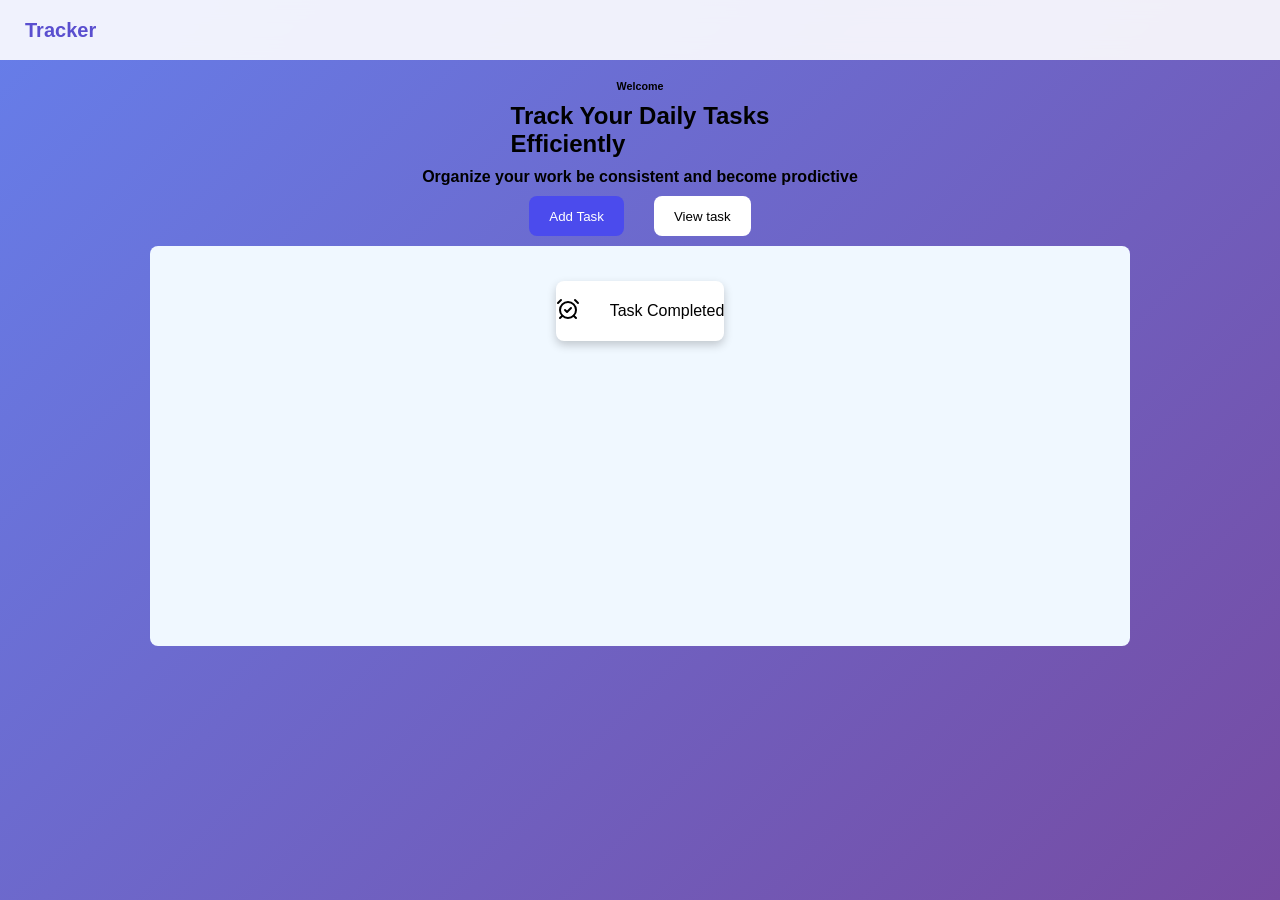
<file: index.html>
<!doctype html>
<html lang="en">
  <head>
    <meta charset="UTF-8" />
    <meta name="viewport" content="width=device-width, initial-scale=1.0" />
    <title>Document</title>
    <link rel="stylesheet" href="login.css" />
  </head>
  <body class="front">
    <header class="head">
      <div class="topic" onclick="window.location.href='login.html'" style="cursor:pointer;">Tracker</div>

      <nav id="profile"></nav>
    </header>
    <section class="hero">
      <h6 class="welcome-text"></h6>
      <h1>
        Track Your Daily Tasks <br />
        Efficiently
      </h1>
      <h4>Organize your work be consistent and become prodictive</h4>
      <div class="buttons">
        <button class="add" id="add_btn">Add Task</button
        ><button class="view" id="view-btn">View task</button>
      </div>
      <div class="tasks">
        <div class="info">
          
          <a href="COMPLETE.HTML" class="task-cmp"><div class="about2">
            <div><img src="icon2.svg" alt="" /></div>
            <div class="txt">Task Completed</div>
          </div></a>
          
        </div>
        <div id="formBox" style="display: none; margin: 10px 0">
          <input type="text" id="tipTitle" placeholder="Enter tip title" />
          <br /><br />
          <textarea id="tipDesc" placeholder="Enter tip description"></textarea>
          <br /><br />
          <button id="saveTipBtn">Save Task</button>
        </div>
      </div>
    </section>
  </body>
</html>
 <script>
      let userData = JSON.parse(localStorage.getItem("currentUser"));
      let user = userData ? userData.username : null;

      let welcome = document.querySelector(".welcome-text");
      welcome.innerHTML = user ? `Welcome <b>${user}</b>` : "Welcome";

      if (user) {
        let nav = document.getElementById("profile");
        let pfp = document.createElement("h3");
        pfp.innerText = user;
        nav.appendChild(pfp);
      }

      let taskKey = user + "_tasks";
      let completedKey = user + "_completed";

      function renderTasks() {
        document.querySelectorAll(".card").forEach(c => c.remove());
        let tasks = JSON.parse(localStorage.getItem(taskKey)) || [];
        tasks.forEach((task, index) => createTaskCard(task, index));
      }

      function createTaskCard(task, index) {
        let card = document.createElement("div");
        card.className = "card";
        card.innerHTML = `
          <div class="tip-title">${task.title}</div>
          <div class="tip-desc">${task.desc}</div>
          <div class="task-actions" style="display:none;">
            <button class="edit-btn">Edit</button>
            <button class="delete-btn">Delete</button>
            <button class="cancel-btn">Cancel</button>
            <button class="complete-btn">Completed</button>
          </div>
        `;

        card.addEventListener("click", function () {
          card.querySelector(".task-actions").style.display = "block";
        });

        card.querySelector(".cancel-btn").addEventListener("click", function (e) {
          e.stopPropagation();
          card.querySelector(".task-actions").style.display = "none";
        });

        card.querySelector(".delete-btn").addEventListener("click", function (e) {
          e.stopPropagation();
          let tasks = JSON.parse(localStorage.getItem(taskKey)) || [];
          tasks.splice(index, 1);
          localStorage.setItem(taskKey, JSON.stringify(tasks));
          renderTasks();
        });

        card.querySelector(".complete-btn").addEventListener("click", function (e) {
          e.stopPropagation();
          let tasks = JSON.parse(localStorage.getItem(taskKey)) || [];
          let completed = JSON.parse(localStorage.getItem(completedKey)) || [];
          completed.push(tasks[index]);
          tasks.splice(index, 1);
          localStorage.setItem(taskKey, JSON.stringify(tasks));
          localStorage.setItem(completedKey, JSON.stringify(completed));
          renderTasks();
        });

        document.querySelector(".tasks").appendChild(card);
      }

      renderTasks();

      document.getElementById("add_btn").addEventListener("click", function () {
        document.getElementById("formBox").style.display = "block";
      });

      document.getElementById("saveTipBtn").addEventListener("click", function () {
        let title = document.getElementById("tipTitle").value.trim();
        let desc = document.getElementById("tipDesc").value.trim();
        if (title === "" || desc === "") { alert("Please fill all fields"); return; }
        let tasks = JSON.parse(localStorage.getItem(taskKey)) || [];
        tasks.push({ title, desc });
        localStorage.setItem(taskKey, JSON.stringify(tasks));
        document.getElementById("tipTitle").value = "";
        document.getElementById("tipDesc").value = "";
        document.getElementById("formBox").style.display = "none";
        renderTasks();
      });
    </script>
</file>
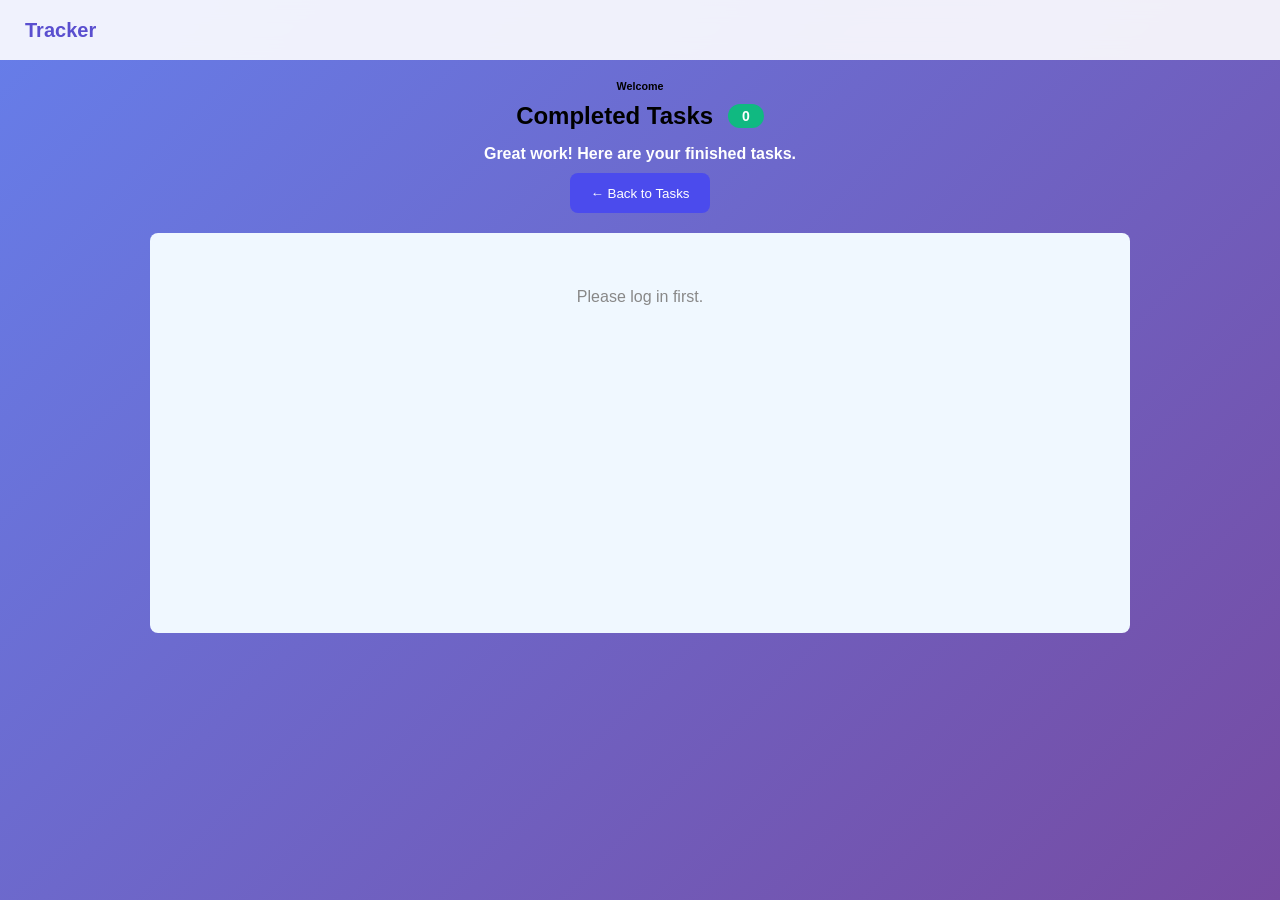
<file: COMPLETE.HTML>
<!doctype html>
<html lang="en">
  <head>
    <meta charset="UTF-8" />
    <meta name="viewport" content="width=device-width, initial-scale=1.0" />
    <title>Completed Tasks</title>
    <link rel="stylesheet" href="login.css" />

  </head>
  <body class="front">
    <header class="head">
      <div class="topic" onclick="window.location.href='login.html'" style="cursor:pointer;">Tracker</div>
      <nav id="profile"></nav>
    </header>
    <section class="hero">
      <h6 class="welcome-text"></h6>
      <div class="page-header">
        <h1 style="margin:0;">Completed Tasks</h1>
        <span class="completed-count" id="count">0</span>
      </div>
      <h4 style="color:white; margin:0;">Great work! Here are your finished tasks.</h4>
      <button class="back-btn" onclick="window.location.href='index.html'">← Back to Tasks</button>
      <div class="tasks" id="taskContainer"></div>
    </section>

    <script>
      let userData = JSON.parse(localStorage.getItem("currentUser"));
      let user = userData ? userData.username : null;

      let welcome = document.querySelector(".welcome-text");
      welcome.innerHTML = user ? `Welcome <b>${user}</b>` : "Welcome";

      if (user) {
        let nav = document.getElementById("profile");
        let pfp = document.createElement("h3");
        pfp.innerText = user;
        nav.appendChild(pfp);
      }

      if (!user) {
        document.getElementById("taskContainer").innerHTML = "<p class='empty-msg'>Please log in first.</p>";
      } else {
        let completedKey = user + "_completed";

        function renderCompleted() {
          let completedTasks = JSON.parse(localStorage.getItem(completedKey)) || [];
          let container = document.getElementById("taskContainer");
          container.innerHTML = "";

          document.getElementById("count").innerText = completedTasks.length;

          if (completedTasks.length === 0) {
            container.innerHTML = "<p class='empty-msg'>No completed tasks yet. Go crush some tasks! 💪</p>";
            return;
          }

          completedTasks.forEach((task, index) => {
            let card = document.createElement("div");
            card.className = "completed-card";
            card.innerHTML = `
              <div class="card-left">
                <div class="check-icon">✓</div>
                <div>
                  <div class="tip-title">${task.title}</div>
                  <div class="tip-desc">${task.desc}</div>
                </div>
              </div>
              <button class="delete-btn">Delete</button>
            `;
            card.querySelector(".delete-btn").addEventListener("click", () => {
              let tasks = JSON.parse(localStorage.getItem(completedKey)) || [];
              tasks.splice(index, 1);
              localStorage.setItem(completedKey, JSON.stringify(tasks));
              renderCompleted();
            });
            container.appendChild(card);
          });
        }

        renderCompleted();
      }
    </script>
  </body>
</html>
</file>
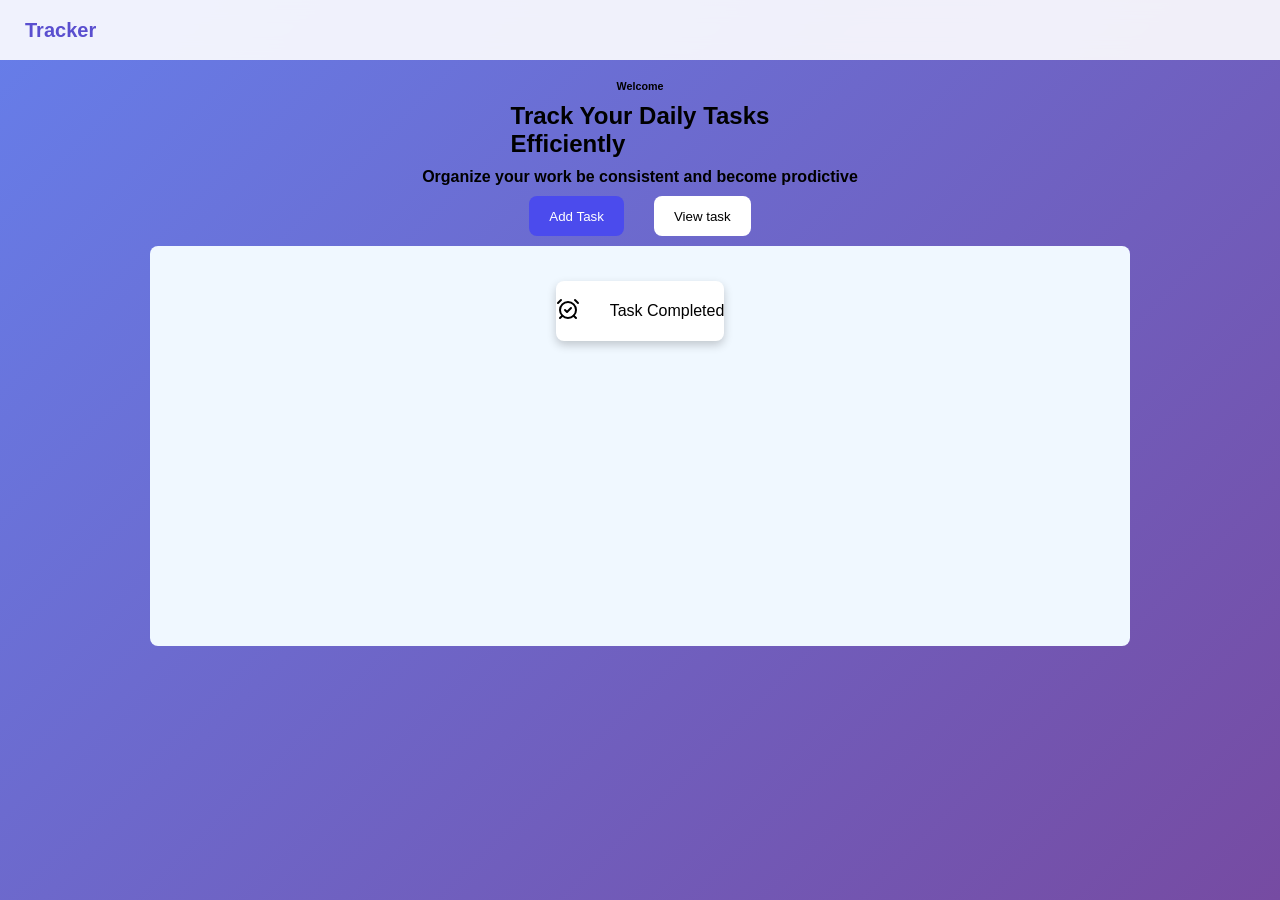
<file: home.html>
<!doctype html>
<html lang="en">
  <head>
    <meta charset="UTF-8" />
    <meta name="viewport" content="width=device-width, initial-scale=1.0" />
    <title>Document</title>
    <link rel="stylesheet" href="login.css" />
  </head>
  <body class="front">
    <header class="head">
      <div class="topic">Tracker</div>

      <nav id="profile"></nav>
    </header>
    <section class="hero">
      <h6 class="welcome-text"></h6>
      <h1>
        Track Your Daily Tasks <br />
        Efficiently
      </h1>
      <h4>Organize your work be consistent and become prodictive</h4>
      <div class="buttons">
        <button class="add" id="add_btn">Add Task</button
        ><button class="view" id="view-btn">View task</button>
      </div>
      <div class="tasks">
        <div class="info">
          
          <a href="COMPLETE.HTML" class="task-cmp"><div class="about2">
            <div><img src="icon2.svg" alt="" /></div>
            <div class="txt">Task Completed</div>
          </div></a>
          
        </div>
        <div id="formBox" style="display: none; margin: 10px 0">
          <input type="text" id="tipTitle" placeholder="Enter tip title" />
          <br /><br />
          <textarea id="tipDesc" placeholder="Enter tip description"></textarea>
          <br /><br />
          <button id="saveTipBtn">Save Task</button>
        </div>
      </div>
    </section>
  </body>
</html>
 <script>
      let userData = JSON.parse(localStorage.getItem("currentUser"));
      let user = userData ? userData.username : null;

      let welcome = document.querySelector(".welcome-text");
      welcome.innerHTML = user ? `Welcome <b>${user}</b>` : "Welcome";

      if (user) {
        let nav = document.getElementById("profile");
        let pfp = document.createElement("h3");
        pfp.innerText = user;
        nav.appendChild(pfp);
      }

      let taskKey = user + "_tasks";
      let completedKey = user + "_completed";

      function renderTasks() {
        document.querySelectorAll(".card").forEach(c => c.remove());
        let tasks = JSON.parse(localStorage.getItem(taskKey)) || [];
        tasks.forEach((task, index) => createTaskCard(task, index));
      }

      function createTaskCard(task, index) {
        let card = document.createElement("div");
        card.className = "card";
        card.innerHTML = `
          <div class="tip-title">${task.title}</div>
          <div class="tip-desc">${task.desc}</div>
          <div class="task-actions" style="display:none;">
            <button class="edit-btn">Edit</button>
            <button class="delete-btn">Delete</button>
            <button class="cancel-btn">Cancel</button>
            <button class="complete-btn">Completed</button>
          </div>
        `;

        card.addEventListener("click", function () {
          card.querySelector(".task-actions").style.display = "block";
        });

        card.querySelector(".cancel-btn").addEventListener("click", function (e) {
          e.stopPropagation();
          card.querySelector(".task-actions").style.display = "none";
        });

        card.querySelector(".delete-btn").addEventListener("click", function (e) {
          e.stopPropagation();
          let tasks = JSON.parse(localStorage.getItem(taskKey)) || [];
          tasks.splice(index, 1);
          localStorage.setItem(taskKey, JSON.stringify(tasks));
          renderTasks();
        });

        card.querySelector(".complete-btn").addEventListener("click", function (e) {
          e.stopPropagation();
          let tasks = JSON.parse(localStorage.getItem(taskKey)) || [];
          let completed = JSON.parse(localStorage.getItem(completedKey)) || [];
          completed.push(tasks[index]);
          tasks.splice(index, 1);
          localStorage.setItem(taskKey, JSON.stringify(tasks));
          localStorage.setItem(completedKey, JSON.stringify(completed));
          renderTasks();
        });

        document.querySelector(".tasks").appendChild(card);
      }

      renderTasks();

      document.getElementById("add_btn").addEventListener("click", function () {
        document.getElementById("formBox").style.display = "block";
      });

      document.getElementById("saveTipBtn").addEventListener("click", function () {
        let title = document.getElementById("tipTitle").value.trim();
        let desc = document.getElementById("tipDesc").value.trim();
        if (title === "" || desc === "") { alert("Please fill all fields"); return; }
        let tasks = JSON.parse(localStorage.getItem(taskKey)) || [];
        tasks.push({ title, desc });
        localStorage.setItem(taskKey, JSON.stringify(tasks));
        document.getElementById("tipTitle").value = "";
        document.getElementById("tipDesc").value = "";
        document.getElementById("formBox").style.display = "none";
        renderTasks();
      });
    </script>
</file>
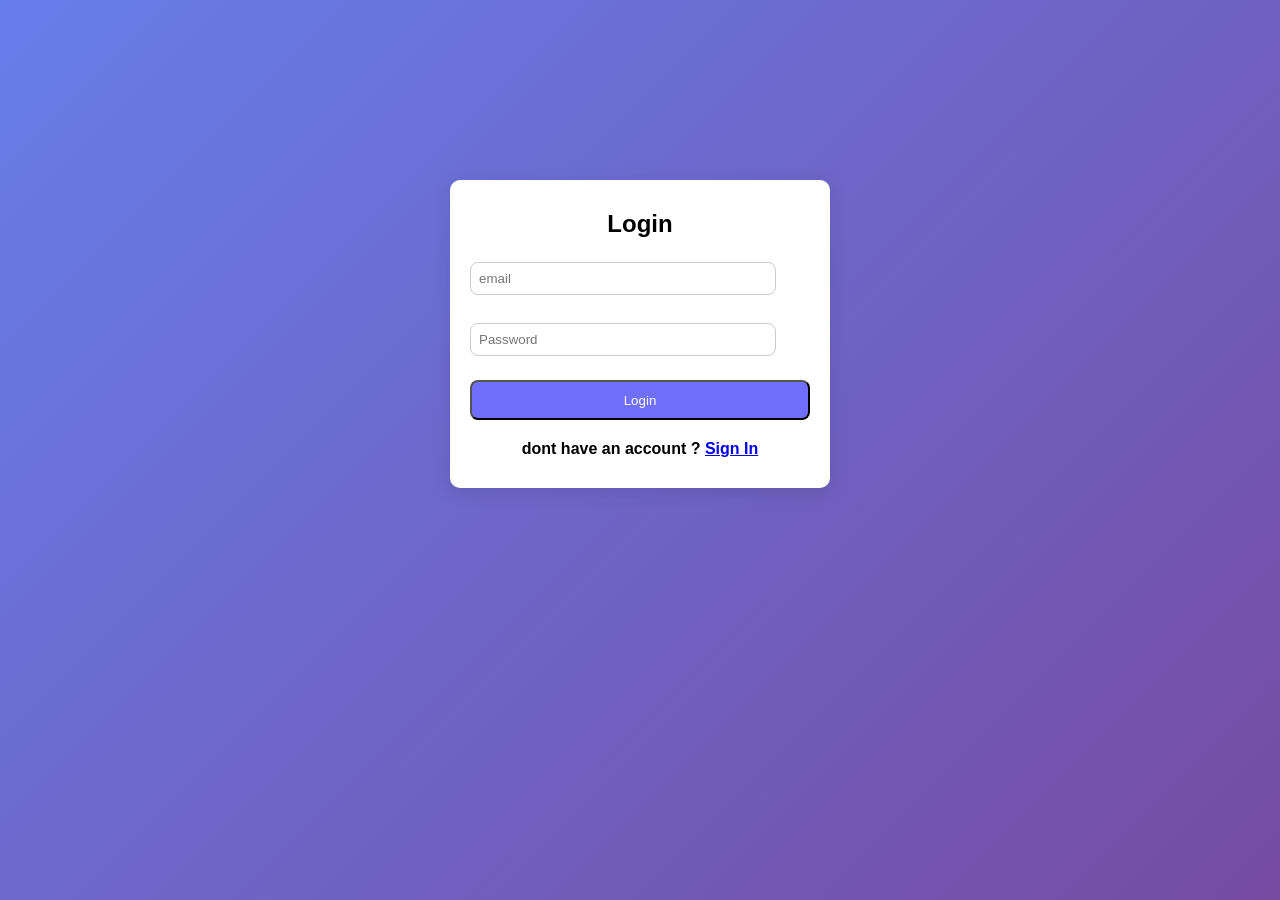
<file: login.html>
<!doctype html>
<html lang="en">
<head>
<meta charset="UTF-8">
<meta name="viewport" content="width=device-width, initial-scale=1.0">
<title>Login</title>
<link rel="stylesheet" href="login.css">
</head>
<body class="front">
<div class="login-box">
<h2 class="login">Login</h2>
<input type="email" placeholder="email" id="loginEmail">
<input type="password" placeholder="Password" id="loginPassword">
<button class="btn" id="loginBtn">Login</button>
<h4>dont have an account ? <a href="sign.html">Sign In</a></h4>
</div>

<script>
let btn = document.getElementById("loginBtn");

btn.addEventListener("click", function() {
let email = document.getElementById("loginEmail").value;
let pass = document.getElementById("loginPassword").value;

let users = JSON.parse(localStorage.getItem("users")) || [];

let foundUser = users.find(user => user.email === email && user.password === pass);

if(foundUser){
localStorage.setItem("currentUser", JSON.stringify(foundUser));
window.location.href = "index.html";
}else{
alert("Email and password did not match");
}
});
</script>
</body>
</html>
</file>
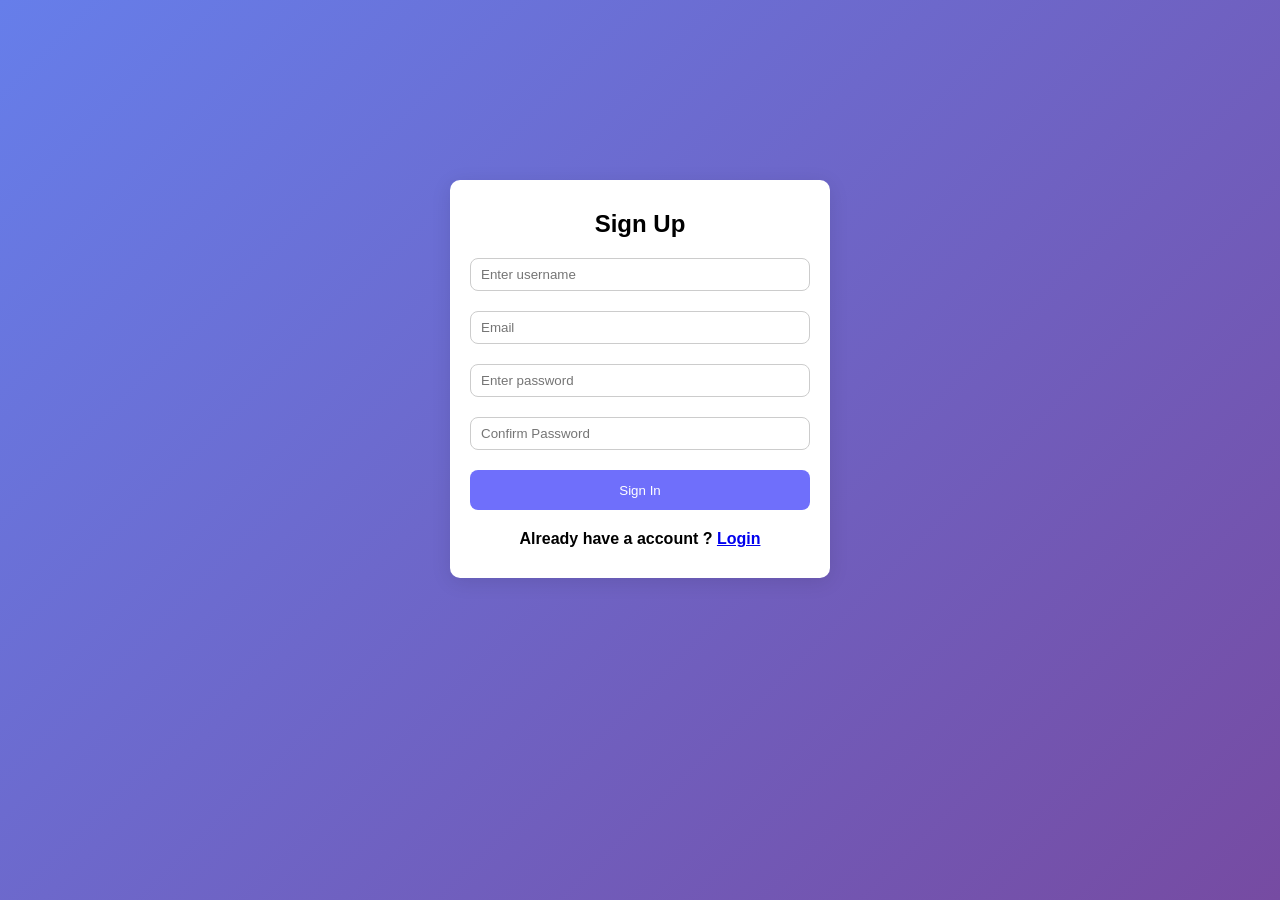
<file: sign.html>
<!doctype html>
<html lang="en">
<head>
<meta charset="UTF-8">
<meta name="viewport" content="width=device-width, initial-scale=1.0">
<title>Sign Up</title>
<link rel="stylesheet" href="login.css">
</head>
<body class="front">
<div class="sign-up">
<h2 class="sign-style">Sign Up</h2>
<input type="text" placeholder="Enter username" class="same" id="name">
<input type="email" placeholder="Email" class="same" id="email">
<input type="password" placeholder="Enter password" class="same" id="password">
<input type="password" placeholder="Confirm Password" class="same" id="confirm">
<button class="sign-btn" id="button">Sign In</button>
<h4>Already have a account ? <a href="login.html">Login</a></h4>
</div>

<script>
let btn = document.getElementById("button");

btn.addEventListener("click", function () {
let name = document.getElementById("name").value;
let email = document.getElementById("email").value;
let password = document.getElementById("password").value;
let confirm_pass = document.getElementById("confirm").value;

if (password !== confirm_pass) {
alert("Password incorrect");
return;
}

let users = JSON.parse(localStorage.getItem("users")) || [];

let newUser = {
username: name,
email: email,
password: password,
tasks: []
};

users.push(newUser);

localStorage.setItem("users", JSON.stringify(users));

window.location.href = "login.html";
});
</script>
</body>
</html>
</file>
<file: login.css>
* {
    margin: 0;
    padding: 0;
    box-sizing: border-box;
}

.front {
    min-height: 100vh;
    background: linear-gradient(135deg, #667eea, #764ba2);
    font-family: 'Segoe UI', Tahoma, Geneva, Verdana, sans-serif;
}

/* ── Header ── */
.head {
    background-color: rgba(255, 255, 255, 0.9);
    height: 60px;
    display: flex;
    align-items: center;
    justify-content: space-between;
    padding: 0 25px;
    backdrop-filter: blur(10px);
}

.topic {
    color: #5a4fcf;
    font-weight: bold;
    font-size: 20px;
}

#profile {
    display: flex;
    justify-content: flex-end;
    padding: 10px;
    font-weight: bold;
}

/* ── Hero ── */
.hero {
    display: flex;
    align-items: center;
    justify-content: center;
    flex-direction: column;
    gap: 10px;
    padding: 20px;
}

/* ── Buttons ── */
.buttons {
    display: flex;
    gap: 30px;
    flex-wrap: wrap;
    justify-content: center;
}

.add {
    color: white;
    background-color: rgb(75, 75, 237);
    border-radius: 8px;
    height: 40px;
    padding: 0 20px;
    cursor: pointer;
    border: none;
    transition: 0.2s;
}

.view {
    color: black;
    background-color: white;
    border-radius: 8px;
    height: 40px;
    padding: 0 20px;
    cursor: pointer;
    border: none;
    transition: 0.2s;
}

.view:hover { transform: scale(1.04); }
.add:hover  { transform: scale(1.04); }

/* ── Tasks Container ── */
.tasks {
    min-height: 400px;
    width: 90%;
    max-width: 980px;
    background-color: aliceblue;
    border-radius: 8px;
    display: flex;
    flex-direction: column;
    gap: 20px;
    padding: 15px;
}

.info {
    display: flex;
    justify-content: center;
    flex-wrap: wrap;
    gap: 10px;
}

/* ── Task Card ── */
.card {
    width: 100%;
    min-height: 80px;
    background: linear-gradient(135deg, #4facfe, #00f2fe);
    border-radius: 8px;
    padding: 12px 15px;
}

.task-actions {
    margin-top: 10px;
    display: flex;
    gap: 10px;
    flex-wrap: wrap;
}

.task-actions button {
    padding: 5px 10px;
    border-radius: 6px;
    border: none;
    cursor: pointer;
}

/* ── About Cards ── */
.about1, .about2, .about3 {
    display: flex;
    align-items: center;
    justify-content: center;
    gap: 30px;
    margin-top: 20px;
    background-color: white;
    box-shadow: 0px 4px 10px 0px rgba(0, 0, 0, 0.2);
    height: 60px;
    width: 100%;
    max-width: 300px;
    border-radius: 8px;
}

.task-cmp {
    text-decoration: none;
    color: black;
}

/* ── Form ── */
#saveTipBtn {
    color: white;
    background-color: rgb(75, 75, 237);
    border-radius: 8px;
    height: 40px;
    padding: 0 20px;
    cursor: pointer;
    border: none;
}

#tipTitle, #tipDesc {
    width: 100%;
    padding: 8px;
    border-radius: 8px;
    border: 1px solid #ccc;
}

/* ── Login Box ── */
.login-box {
    position: absolute;
    top: 20%;
    left: 50%;
    width: 90%;
    max-width: 380px;
    gap: 20px;
    display: flex;
    flex-direction: column;
    transform: translate(-50%, -200px);
    background: white;
    padding: 30px 20px;
    border-radius: 10px;
    text-align: center;
    animation: slideDown 0.8s ease forwards;
    box-shadow: 0 4px 20px rgba(0,0,0,0.1);
}

.login-box input {
    width: 90%;
    padding: 8px;
    margin: 4px 0;
    border-radius: 8px;
    border: 1px solid #ccc;
}

.login-box button {
    padding: 8px 15px;
    cursor: pointer;
}

.login {
    font-family: 'Lucida Sans', Geneva, Verdana, sans-serif;
}

.btn {
    border-radius: 8px;
    background-color: rgb(111, 111, 251);
    color: white;
    transition: 0.3s;
    height: 40px;
}

.btn:hover { transform: scale(1.05); }

/* ── Sign Up ── */
.sign-up {
    position: absolute;
    top: 20%;
    left: 50%;
    width: 90%;
    max-width: 380px;
    gap: 20px;
    display: flex;
    flex-direction: column;
    transform: translate(-50%, -200px);
    background: white;
    padding: 30px 20px;
    border-radius: 10px;
    text-align: center;
    animation: slideDown 0.8s ease forwards;
    box-shadow: 0 4px 20px rgba(0,0,0,0.1);
}

.sign-btn {
    border-radius: 8px;
    background-color: rgb(111, 111, 251);
    height: 40px;
    color: white;
    transition: 0.3s;
    cursor: pointer;
    border: none;
}

.sign-btn:hover { transform: scale(1.05); }

.same {
    padding: 8px 10px;
    width: 100%;
    border-radius: 8px;
    border: 1px solid #ccc;
}

/* ── Completed Page ── */
.completed-card {
    width: 100%;
    background: linear-gradient(135deg, #10b981, #059669);
    border-radius: 10px;
    padding: 15px 20px;
    display: flex;
    align-items: center;
    justify-content: space-between;
    box-shadow: 0 4px 12px rgba(0,0,0,0.15);
    flex-wrap: wrap;
    gap: 10px;
}

.completed-card .card-left {
    display: flex;
    align-items: center;
    gap: 15px;
}

.check-icon {
    background: white;
    color: #10b981;
    border-radius: 50%;
    width: 35px;
    height: 35px;
    display: flex;
    align-items: center;
    justify-content: center;
    font-size: 18px;
    font-weight: bold;
    flex-shrink: 0;
}

.completed-card .tip-title {
    color: white;
    font-weight: bold;
    font-size: 16px;
}

.completed-card .tip-desc {
    color: rgba(255,255,255,0.85);
    font-size: 13px;
    margin-top: 3px;
}

.completed-card .delete-btn {
    background: rgba(255,255,255,0.2);
    color: white;
    border: 1px solid rgba(255,255,255,0.4);
    padding: 6px 14px;
    border-radius: 6px;
    cursor: pointer;
    font-size: 13px;
    transition: 0.2s;
    flex-shrink: 0;
}

.completed-card .delete-btn:hover {
    background: rgba(255,255,255,0.35);
    transform: translateY(-1px);
}

.empty-msg {
    text-align: center;
    color: #888;
    margin-top: 40px;
    font-size: 16px;
}

.back-btn {
    color: white;
    background-color: rgb(75, 75, 237);
    border-radius: 8px;
    height: 40px;
    padding: 0 20px;
    cursor: pointer;
    border: none;
    transition: 0.2s;
    margin-bottom: 10px;
}

.back-btn:hover { transform: scale(1.04); }

.completed-count {
    background: #10b981;
    color: white;
    border-radius: 20px;
    padding: 4px 14px;
    font-size: 14px;
    font-weight: bold;
}

.page-header {
    display: flex;
    align-items: center;
    gap: 15px;
    margin-bottom: 5px;
    flex-wrap: wrap;
    justify-content: center;
}

/* ── Button colors ── */
.edit-btn     { background: #f59e0b; color: white; }
.edit-btn:hover   { background: #d97706; transform: translateY(-1px); }
.delete-btn   { background: #ef4444; color: white; }
.delete-btn:hover { background: #dc2626; transform: translateY(-1px); }
.cancel-btn   { background: #6b7280; color: white; }
.cancel-btn:hover { background: #4b5563; transform: translateY(-1px); }
.complete-btn { background: #10b981; color: white; }
.complete-btn:hover { background: #059669; transform: translateY(-1px); }

/* ── Animation ── */
@keyframes slideDown {
    from { transform: translate(-50%, -200px); opacity: 0; }
    to   { transform: translate(-50%, 0);      opacity: 1; }
}

/* ── Mobile ── */
@media (max-width: 600px) {
    .hero { padding: 15px 10px; }

    .buttons {
        flex-direction: column;
        align-items: center;
    }

    .add, .view {
        width: 200px;
    }

    .tasks {
        width: 95%;
        padding: 10px;
    }

    .task-actions {
        flex-wrap: wrap;
    }

    .page-header {
        flex-direction: column;
        text-align: center;
    }

    .completed-card {
        flex-direction: column;
        align-items: flex-start;
    }

    h1 { font-size: 22px; text-align: center; }
    h4 { font-size: 14px; text-align: center; }
}
</file>
